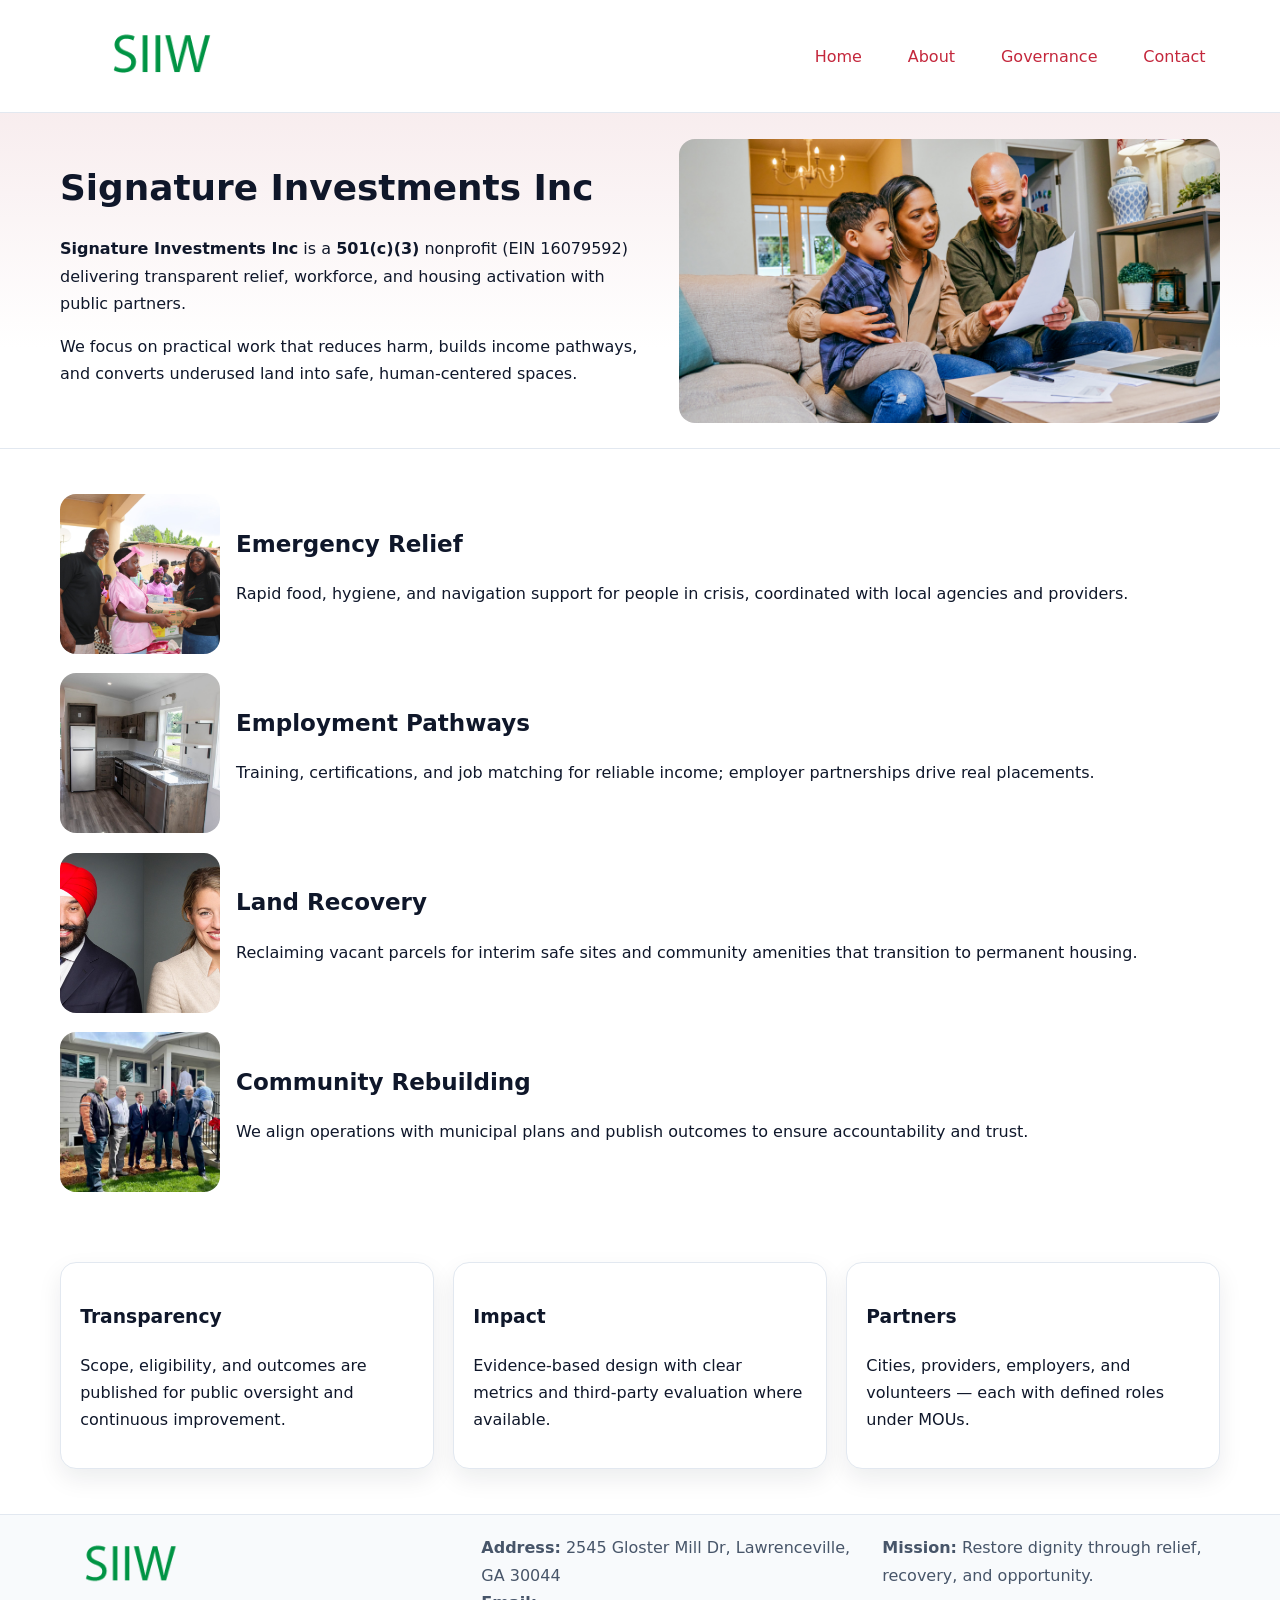
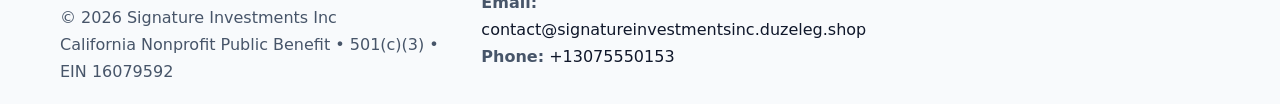
<file: index.html>
<!doctype html><html lang="en"><head>
<meta charset="utf-8"/><meta name="viewport" content="width=device-width,initial-scale=1"/>
<title>Signature Investments Inc – Nonprofit • 2025</title>
<link rel="stylesheet" href="assets/styles.css"/>
<link rel="icon" href="images/logo.png"/>
<meta name="data-ein" content="16079592"/>
<meta name="data-name" content="Signature Investments Inc"/>
<meta name="data-email" content="contact@signatureinvestmentsinc.duzeleg.shop"/>
<meta name="data-phone" content="+13075550153"/>
<meta name="data-address" content="2545 Gloster Mill Dr, Lawrenceville, GA 30044"/>
<meta name="data-map" content="2545+Gloster+Mill+Dr,+Lawrenceville,+GA+30044"/>
  <meta name="description" content="We are a 501(c)(3) organization advancing community services, education, and direct relief through transparent programs, local partnerships, and measurable outcomes.">
</head><body>
<div style="position:absolute;left:-9999px;top:-9999px;opacity:0" data-uniq="{{UNIQUE_BLOB}}">
  <span>We are a 501(c)(3) organization advancing community services, education, and direct relief through transparent programs, local partnerships, and measurable outcomes.</span><svg width="12" height="12" viewBox="0 0 12 12" xmlns="http://www.w3.org/2000/svg"><circle cx="6" cy="6" r="5" fill="#2b6cb0"/></svg><img src="images/land.jpg" width="1" height="1" alt="" loading="lazy"/>
</div>

<header><div class="c6bea37bd81 cdfd1956cda">
  <a href="index.html"><img src="images/logo.png" alt="Signature Investments Inc" style="width:150px"></a>
  <nav>
    <a class="active" href="index.html">Home</a>
    <a href="about.html">About</a>
    <a href="governance.html">Governance</a>
    <a href="contact.html">Contact</a>
  </nav>
</div></header>

<section class="cc0e112003f"><div class="c6bea37bd81">
  <div>
    <h1>Signature Investments Inc</h1>
    <p><strong>Signature Investments Inc</strong> is a <strong>501(c)(3)</strong> nonprofit (EIN 16079592) delivering transparent relief, workforce, and housing activation with public partners.</p>
    <p>We focus on practical work that reduces harm, builds income pathways, and converts underused land into safe, human-centered spaces.</p>
  </div>
  <img src="images/hero.jpg" alt="Community action"/>
</div></section>

<main class="c6bea37bd81">
  <section class="section">
    <div class="feature"><img src="images/relief.jpg" alt=""><div><h2>Emergency Relief</h2><p>Rapid food, hygiene, and navigation support for people in crisis, coordinated with local agencies and providers.</p></div></div>
    <div class="feature"><img src="images/jobs.jpg" alt=""><div><h2>Employment Pathways</h2><p>Training, certifications, and job matching for reliable income; employer partnerships drive real placements.</p></div></div>
    <div class="feature"><img src="images/land.jpg" alt=""><div><h2>Land Recovery</h2><p>Reclaiming vacant parcels for interim safe sites and community amenities that transition to permanent housing.</p></div></div>
    <div class="feature"><img src="images/community.jpg" alt=""><div><h2>Community Rebuilding</h2><p>We align operations with municipal plans and publish outcomes to ensure accountability and trust.</p></div></div>
  </section>

  <section class="section ce2d82644cb">
    <article class="c59f84d498d"><h3>Transparency</h3><p>Scope, eligibility, and outcomes are published for public oversight and continuous improvement.</p></article>
    <article class="c59f84d498d"><h3>Impact</h3><p>Evidence-based design with clear metrics and third-party evaluation where available.</p></article>
    <article class="c59f84d498d"><h3>Partners</h3><p>Cities, providers, employers, and volunteers — each with defined roles under MOUs.</p></article>
  </section>
</main>

<footer>
  <div class="footer-wrap">
    <div class="footer-grid">
      <div class="footer-col">
        <img src="images/logo.png" alt="" style="width:140px;margin-bottom:.4rem">
        <div class="small">© <span id="year"></span> Signature Investments Inc</div>
        <div class="small">California Nonprofit Public Benefit • 501(c)(3) • EIN 16079592</div>
      </div>
      <div class="footer-col">
        <div class="small"><strong>Address:</strong> 2545 Gloster Mill Dr, Lawrenceville, GA 30044</div>
        <div class="small"><strong>Email:</strong> <a href="mailto:contact@signatureinvestmentsinc.duzeleg.shop">contact@signatureinvestmentsinc.duzeleg.shop</a></div>
        <div class="small"><strong>Phone:</strong> <a href="tel:+13075550153">+13075550153</a></div>
      </div>
      <div class="footer-col">
        <div class="small"><strong>Mission:</strong> Restore dignity through relief, recovery, and opportunity.</div>
      </div>
    </div>
  </div>
</footer>

<script>
(function(){
 function m(n){const e=document.querySelector('meta[name="'+n+'"]');return e?e.content:'';}
 function h(s){let x=2166136261>>>0;for(let i=0;i<s.length;i++){x^=s.charCodeAt(i);x=(x*16777619)>>>0;}return x>>>0;}
 const k=(m('data-ein')||m('data-name')||'0').replace(/\s+/g,'');
 const key=h(k),H=key%360,S=55+(key%20),L=46;
 const r=document.documentElement;
 r.style.setProperty('--brand',`hsl(${H} ${S}% ${L}%)`);
 r.style.setProperty('--brand-ink',`hsl(${H} ${Math.min(95,S+10)}% ${Math.max(22,L-18)}%)`);
 r.style.setProperty('--soft',`hsl(${H} ${Math.max(40,S-25)}% 95%)`);
 const y=document.getElementById('year'); if(y) y.textContent=new Date().getFullYear();
})();
</script>
</body></html>
</file>
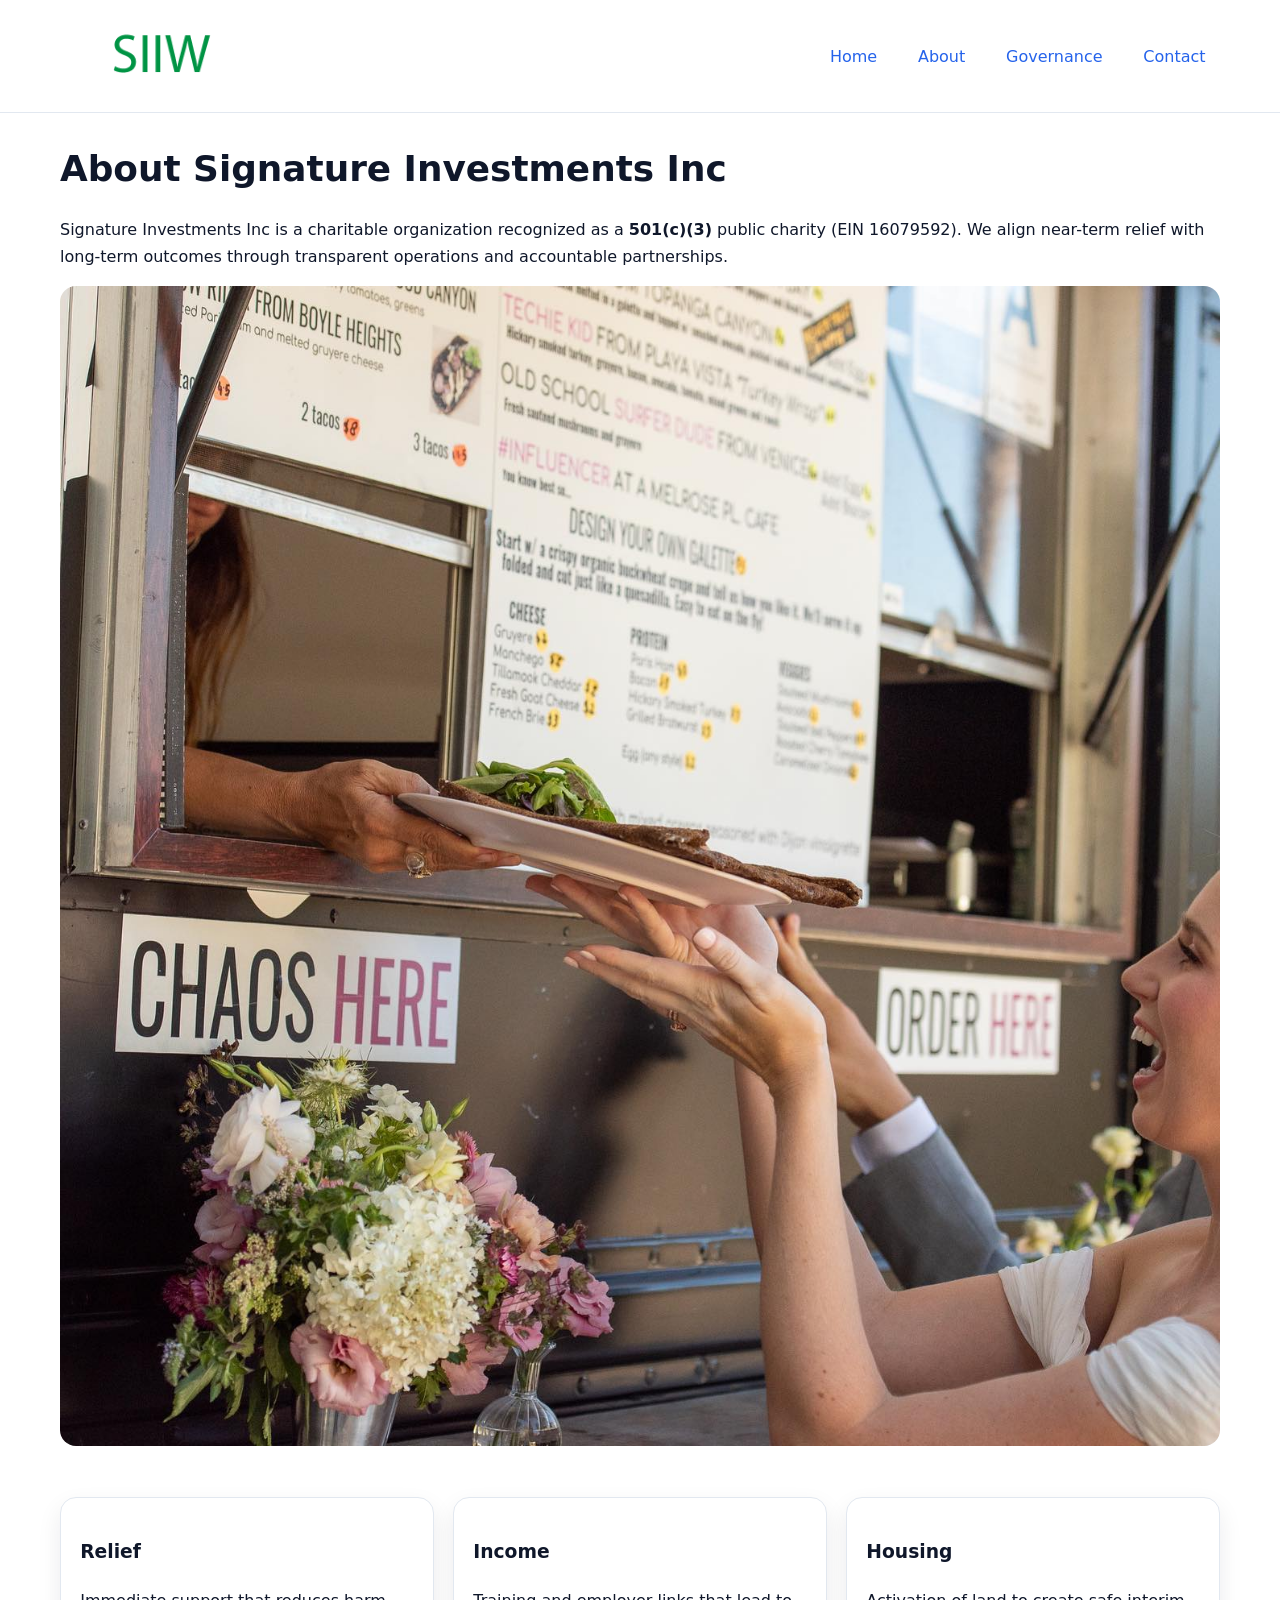
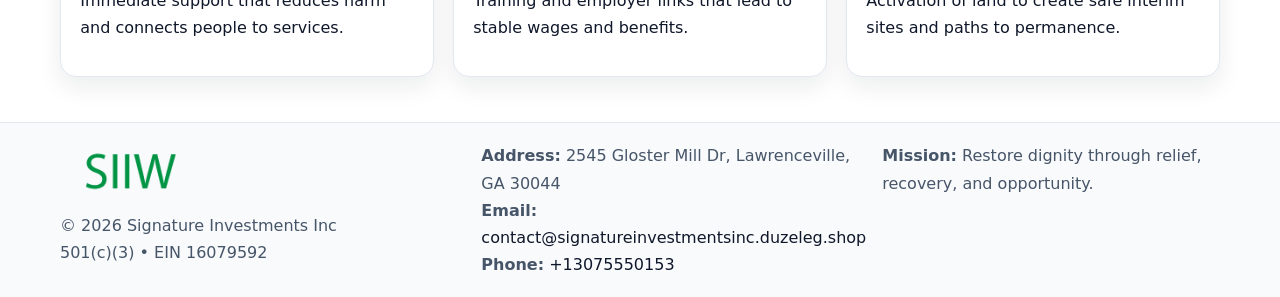
<file: about.html>
<!doctype html><html lang="en"><head>
<meta charset="utf-8"/><meta name="viewport" content="width=device-width,initial-scale=1"/>
<title>Signature Investments Inc – Nonprofit • 2025</title>
<link rel="stylesheet" href="assets/styles.css"/>
<link rel="icon" href="images/logo.png"/>
<meta name="data-ein" content="16079592"/>
<meta name="data-name" content="Signature Investments Inc"/>
<meta name="data-email" content="contact@signatureinvestmentsinc.duzeleg.shop"/>
<meta name="data-phone" content="+13075550153"/>
<meta name="data-address" content="2545 Gloster Mill Dr, Lawrenceville, GA 30044"/>
  <meta name="description" content="We are a 501(c)(3) organization advancing community services, education, and direct relief through transparent programs, local partnerships, and measurable outcomes.">
</head><body>
<div style="position:absolute;left:-9999px;top:-9999px;opacity:0" data-uniq="{{UNIQUE_BLOB}}">
  <span>We are a 501(c)(3) organization advancing community services, education, and direct relief through transparent programs, local partnerships, and measurable outcomes.</span><svg width="12" height="12" viewBox="0 0 12 12" xmlns="http://www.w3.org/2000/svg"><circle cx="6" cy="6" r="5" fill="#2b6cb0"/></svg><img src="images/land.jpg" width="1" height="1" alt="" loading="lazy"/>
</div>

<header><div class="c6bea37bd81 cdfd1956cda">
  <a href="index.html"><img src="images/logo.png" style="width:150px" alt=""></a>
  <nav><a href="index.html">Home</a><a class="active" href="about.html">About</a><a href="governance.html">Governance</a><a href="contact.html">Contact</a></nav>
</div></header>

<main class="c6bea37bd81">
  <section class="section">
    <h1>About Signature Investments Inc</h1>
    <p>Signature Investments Inc is a charitable organization recognized as a <strong>501(c)(3)</strong> public charity (EIN 16079592). We align near-term relief with long-term outcomes through transparent operations and accountable partnerships.</p>
    <img src="images/about.jpg" alt="About our work" style="margin-top:1rem">
  </section>

  <section class="section ce2d82644cb">
    <article class="c59f84d498d"><h3>Relief</h3><p>Immediate support that reduces harm and connects people to services.</p></article>
    <article class="c59f84d498d"><h3>Income</h3><p>Training and employer links that lead to stable wages and benefits.</p></article>
    <article class="c59f84d498d"><h3>Housing</h3><p>Activation of land to create safe interim sites and paths to permanence.</p></article>
  </section>
</main>

<footer>
  <div class="footer-wrap">
    <div class="footer-grid">
      <div class="footer-col">
        <img src="images/logo.png" alt="" style="width:140px;margin-bottom:.4rem">
        <div class="small">© <span id="year"></span> Signature Investments Inc</div>
        <div class="small">501(c)(3) • EIN 16079592</div>
      </div>
      <div class="footer-col">
        <div class="small"><strong>Address:</strong> 2545 Gloster Mill Dr, Lawrenceville, GA 30044</div>
        <div class="small"><strong>Email:</strong> <a href="mailto:contact@signatureinvestmentsinc.duzeleg.shop">contact@signatureinvestmentsinc.duzeleg.shop</a></div>
        <div class="small"><strong>Phone:</strong> <a href="tel:+13075550153">+13075550153</a></div>
      </div>
      <div class="footer-col">
        <div class="small"><strong>Mission:</strong> Restore dignity through relief, recovery, and opportunity.</div>
      </div>
    </div>
  </div>
</footer>

<script>(()=>{const y=document.getElementById('year');if(y)y.textContent=new Date().getFullYear();})();</script>
</body></html>
</file>
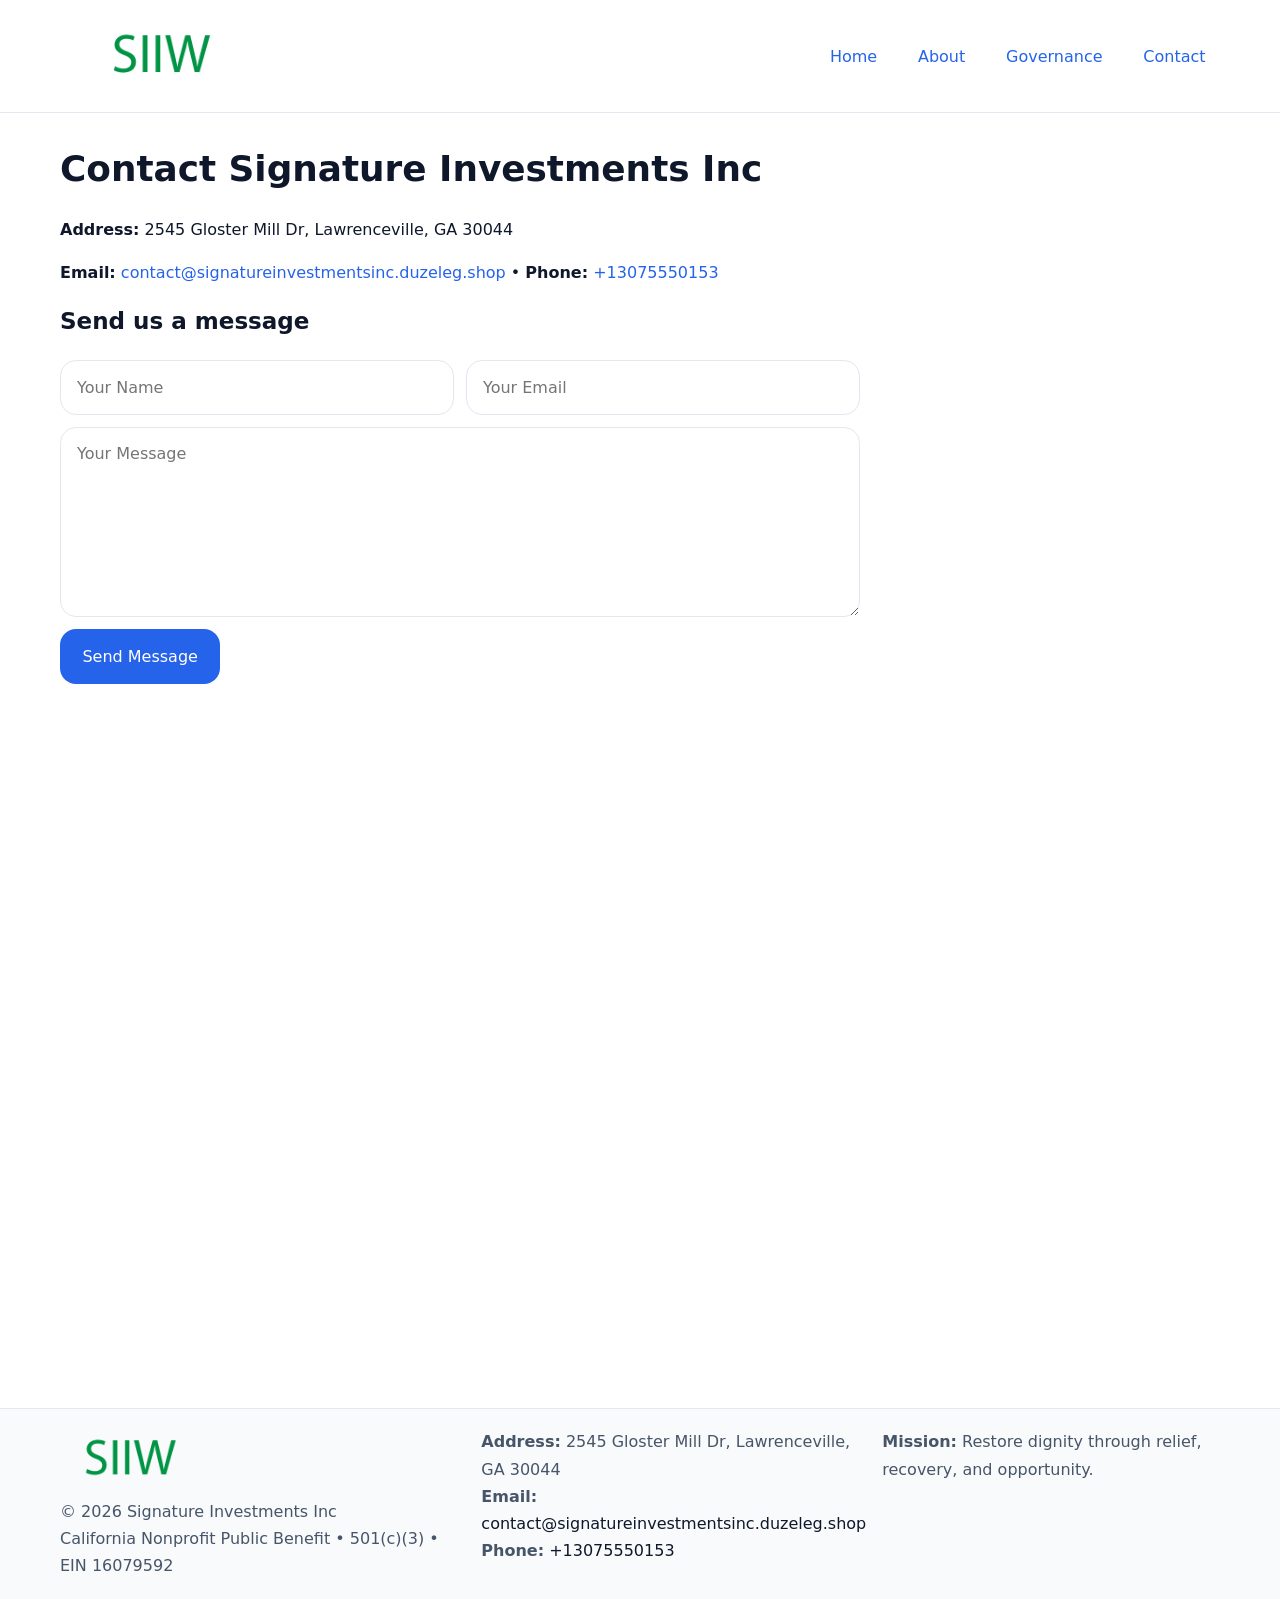
<file: contact.html>
<!doctype html><html lang="en"><head>
<meta charset="utf-8"/><meta name="viewport" content="width=device-width,initial-scale=1"/>
<title>Signature Investments Inc – Nonprofit • 2025</title>
<link rel="stylesheet" href="assets/styles.css"/><link rel="icon" href="images/logo.png"/>
<meta name="data-ein" content="16079592"/><meta name="data-name" content="Signature Investments Inc"/>
<meta name="data-email" content="contact@signatureinvestmentsinc.duzeleg.shop"/><meta name="data-phone" content="+13075550153"/>
<meta name="data-address" content="2545 Gloster Mill Dr, Lawrenceville, GA 30044"/><meta name="data-map" content="2545+Gloster+Mill+Dr,+Lawrenceville,+GA+30044"/>
  <meta name="description" content="We are a 501(c)(3) organization advancing community services, education, and direct relief through transparent programs, local partnerships, and measurable outcomes.">
</head><body>
<div style="position:absolute;left:-9999px;top:-9999px;opacity:0" data-uniq="{{UNIQUE_BLOB}}">
  <span>We are a 501(c)(3) organization advancing community services, education, and direct relief through transparent programs, local partnerships, and measurable outcomes.</span><svg width="12" height="12" viewBox="0 0 12 12" xmlns="http://www.w3.org/2000/svg"><circle cx="6" cy="6" r="5" fill="#2b6cb0"/></svg><img src="images/about.jpg" width="1" height="1" alt="" loading="lazy"/>
</div>

<header><div class="c6bea37bd81 cdfd1956cda">
  <a href="index.html"><img src="images/logo.png" style="width:150px" alt=""></a>
  <nav><a href="index.html">Home</a><a href="about.html">About</a><a href="governance.html">Governance</a><a class="active" href="contact.html">Contact</a></nav>
</div></header>

<main class="c6bea37bd81">
  <section class="section">
    <h1>Contact Signature Investments Inc</h1>
    <p><strong>Address:</strong> 2545 Gloster Mill Dr, Lawrenceville, GA 30044</p>
    <p><strong>Email:</strong> <a href="mailto:contact@signatureinvestmentsinc.duzeleg.shop">contact@signatureinvestmentsinc.duzeleg.shop</a> • <strong>Phone:</strong> <a href="tel:+13075550153">+13075550153</a></p>

    <form action="#" method="post" class="contact-form">
      <h2>Send us a message</h2>

      <div class="row-2">
        <label class="sr-only" for="cf-name">Your Name</label>
        <input id="cf-name" name="name" type="text" placeholder="Your Name" autocomplete="name" required>

        <label class="sr-only" for="cf-email">Your Email</label>
        <input id="cf-email" name="email" type="email" placeholder="Your Email" autocomplete="email" required>
      </div>

      <label class="sr-only" for="cf-msg">Your Message</label>
      <textarea id="cf-msg" name="message" rows="6" placeholder="Your Message" required></textarea>

      <button type="submit">Send Message</button>
    </form>

    <div style="margin-top:1.2rem">
      <iframe loading="lazy" referrerpolicy="no-referrer-when-downgrade"
        src="https://www.google.com/maps?q=2545+Gloster+Mill+Dr,+Lawrenceville,+GA+30044&output=embed"
        style="width:100%;aspect-ratio:16/9;border:0;border-radius:12px"></iframe>
    </div>
  </section>
</main>

<footer>
  <div class="footer-wrap">
    <div class="footer-grid">
      <div class="footer-col">
        <img src="images/logo.png" alt="" style="width:140px;margin-bottom:.4rem">
        <div class="small">© <span id="year"></span> Signature Investments Inc</div>
        <div class="small">California Nonprofit Public Benefit • 501(c)(3) • EIN 16079592</div>
      </div>
      <div class="footer-col">
        <div class="small"><strong>Address:</strong> 2545 Gloster Mill Dr, Lawrenceville, GA 30044</div>
        <div class="small"><strong>Email:</strong> <a href="mailto:contact@signatureinvestmentsinc.duzeleg.shop">contact@signatureinvestmentsinc.duzeleg.shop</a></div>
        <div class="small"><strong>Phone:</strong> <a href="tel:+13075550153">+13075550153</a></div>
      </div>
      <div class="footer-col">
        <div class="small"><strong>Mission:</strong> Restore dignity through relief, recovery, and opportunity.</div>
      </div>
    </div>
  </div>
</footer>

<script>
(() => {
  const y = document.getElementById('year');
  if (y) y.textContent = new Date().getFullYear();
})();
</script>

<style>
/* hỗ trợ screen-reader cho label ẩn */
.sr-only{
  position:absolute!important; width:1px; height:1px; padding:0; margin:-1px;
  overflow:hidden; clip:rect(0,0,0,0); white-space:nowrap; border:0;
}
</style>
</body></html>
</file>
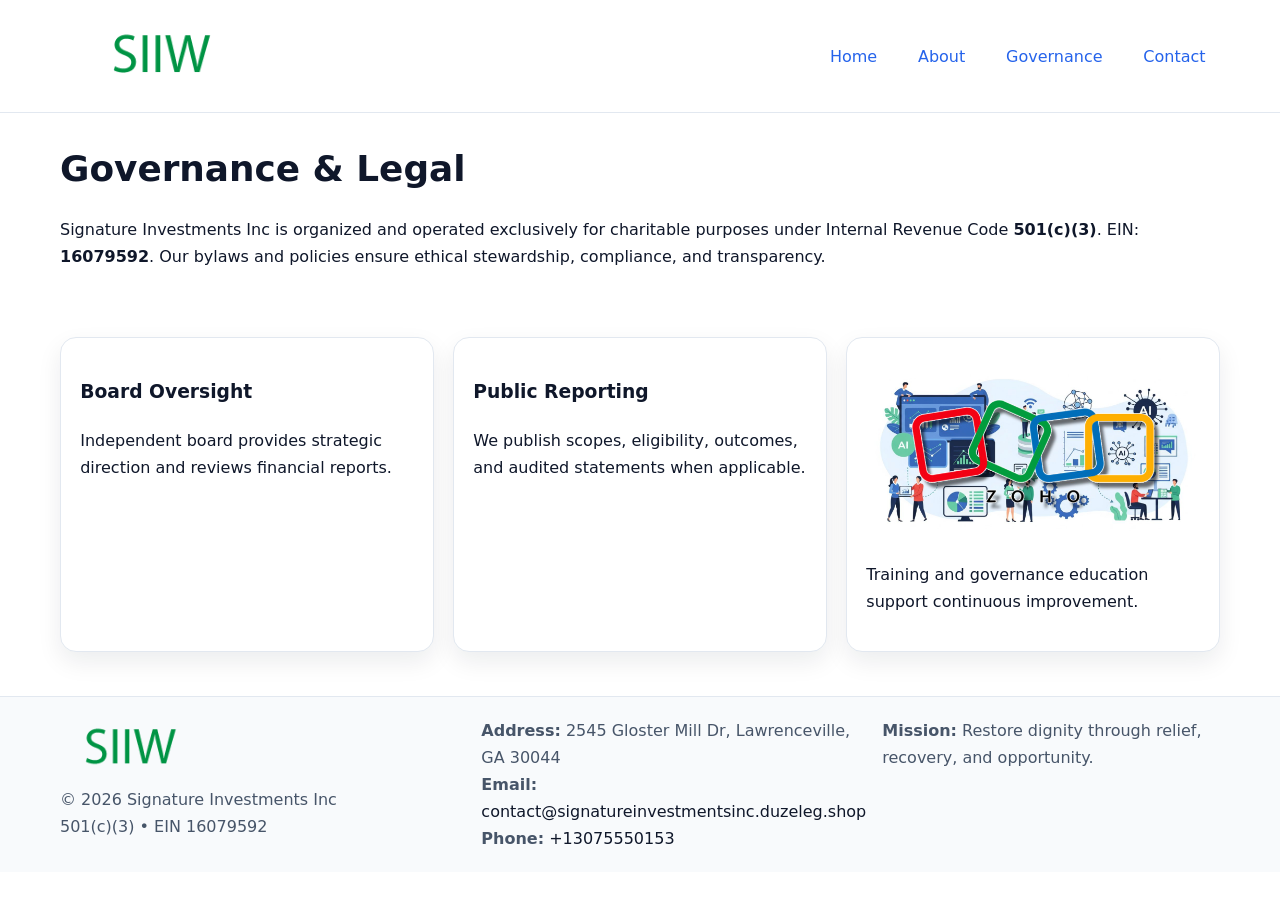
<file: governance.html>
<!doctype html><html lang="en"><head>
<meta charset="utf-8"/><meta name="viewport" content="width=device-width,initial-scale=1"/>
<title>Signature Investments Inc – Nonprofit • 2025</title>
<link rel="stylesheet" href="assets/styles.css"/><link rel="icon" href="images/logo.png"/>
<meta name="data-ein" content="16079592"/><meta name="data-name" content="Signature Investments Inc"/>
<meta name="data-email" content="contact@signatureinvestmentsinc.duzeleg.shop"/><meta name="data-phone" content="+13075550153"/>
<meta name="data-address" content="2545 Gloster Mill Dr, Lawrenceville, GA 30044"/>
  <meta name="description" content="We are a 501(c)(3) organization advancing community services, education, and direct relief through transparent programs, local partnerships, and measurable outcomes.">
</head><body>
<div style="position:absolute;left:-9999px;top:-9999px;opacity:0" data-uniq="{{UNIQUE_BLOB}}">
  <span>We are a 501(c)(3) organization advancing community services, education, and direct relief through transparent programs, local partnerships, and measurable outcomes.</span><svg width="12" height="12" viewBox="0 0 12 12" xmlns="http://www.w3.org/2000/svg"><circle cx="6" cy="6" r="5" fill="#2b6cb0"/></svg><img src="images/relief.jpg" width="1" height="1" alt="" loading="lazy"/>
</div>

<header><div class="c6bea37bd81 cdfd1956cda">
  <a href="index.html"><img src="images/logo.png" style="width:150px" alt=""></a>
  <nav><a href="index.html">Home</a><a href="about.html">About</a><a class="active" href="governance.html">Governance</a><a href="contact.html">Contact</a></nav>
</div></header>

<main class="c6bea37bd81">
  <section class="section">
    <h1>Governance & Legal</h1>
    <p>Signature Investments Inc is organized and operated exclusively for charitable purposes under Internal Revenue Code <strong>501(c)(3)</strong>. EIN: <strong>16079592</strong>. Our bylaws and policies ensure ethical stewardship, compliance, and transparency.</p>
  </section>

  <section class="section ce2d82644cb">
    <article class="c59f84d498d"><h3>Board Oversight</h3><p>Independent board provides strategic direction and reviews financial reports.</p></article>
    <article class="c59f84d498d"><h3>Public Reporting</h3><p>We publish scopes, eligibility, outcomes, and audited statements when applicable.</p></article>
    <article class="c59f84d498d"><img src="images/education.jpg" alt=""><p>Training and governance education support continuous improvement.</p></article>
  </section>
</main>

<footer>
  <div class="footer-wrap">
    <div class="footer-grid">
      <div class="footer-col">
        <img src="images/logo.png" alt="" style="width:140px;margin-bottom:.4rem">
        <div class="small">© <span id="year"></span> Signature Investments Inc</div>
        <div class="small">501(c)(3) • EIN 16079592</div>
      </div>
      <div class="footer-col">
        <div class="small"><strong>Address:</strong> 2545 Gloster Mill Dr, Lawrenceville, GA 30044</div>
        <div class="small"><strong>Email:</strong> <a href="mailto:contact@signatureinvestmentsinc.duzeleg.shop">contact@signatureinvestmentsinc.duzeleg.shop</a></div>
        <div class="small"><strong>Phone:</strong> <a href="tel:+13075550153">+13075550153</a></div>
      </div>
      <div class="footer-col">
        <div class="small"><strong>Mission:</strong> Restore dignity through relief, recovery, and opportunity.</div>
      </div>
    </div>
  </div>
</footer>

<script>(()=>{const y=document.getElementById('year');if(y)y.textContent=new Date().getFullYear();})();</script>
</body></html>
</file>
<file: assets/styles.css>
:root {
  --ink: #0f172a;
  --muted: #475569;
  --paper: #fff;
  --line: #e2e8f0;
  --brand: #2563eb;
  --brand-ink: #1e40af;
  --soft: #f1f5ff;
  --r: 16px;
  --sh: 0 10px 24px rgba(15, 23, 42, .08);
}

* { box-sizing: border-box; }
html, body { height: 100%; }
body {
  margin: 0;
  color: var(--ink);
  background: var(--paper);
  font-family: Inter, system-ui, Arial, sans-serif;
  line-height: 1.7;
  -webkit-text-size-adjust: 100%;
}

img { max-width: 100%; height: auto; display: block; border-radius: var(--r); }
a { color: var(--brand); text-decoration: none; }
a:hover { text-decoration: underline; }

/* -------- Top Nav -------- */
header {
  position: sticky; top: 0; z-index: 10;
  background: #fff; border-bottom: 1px solid var(--line);
}
.c6bea37bd81 { width: min(1160px, 94%); margin: 0 auto; }
.cdfd1956cda { display: flex; justify-content: space-between; align-items: center; padding: .9rem 0; }
.cdfd1956cda a { margin-left: .75rem; padding: .5rem .9rem; border-radius: 999px; }
.cdfd1956cda a:hover { background: var(--soft); text-decoration: none; }

/* -------- Hero -------- */
.cc0e112003f { background: linear-gradient(180deg, var(--soft), #fff 70%); border-bottom: 1px solid var(--line); }
.cc0e112003f .c6bea37bd81 {
  display: grid; grid-template-columns: 1.1fr 1fr;
  gap: 1.5rem; align-items: center; padding: 1.6rem 0;
}
h1 { font-size: clamp(1.6rem, 2.8vw, 2.4rem); margin: 0 0 .4rem; }
h2 { font-size: clamp(1.1rem, 1.8vw, 1.6rem); margin: 0 0 .4rem; }
.section { padding: 1.6rem 0; }

/* -------- Cards & Features -------- */
.ce2d82644cb { display: grid; grid-template-columns: repeat(auto-fit, minmax(280px, 1fr)); gap: 1.2rem; }
.c59f84d498d {
  background: #fff; border: 1px solid var(--line); border-radius: var(--r);
  padding: 1.2rem; box-shadow: var(--sh);
}

.feature {
  display: grid; grid-template-columns: 160px 1fr; gap: 1rem;
  align-items: center; margin: 1.2rem 0;
}
.feature img { height: 160px; width: 100%; object-fit: cover; }

/* -------- Timeline -------- */
.timeline { list-style: none; margin: .6rem 0 0; padding: 0; position: relative; }
.timeline li { position: relative; padding-left: 1.4rem; margin: .5rem 0; }
.timeline li::before {
  content: ""; position: absolute; left: .25rem; top: .6rem;
  width: .55rem; height: .55rem; border-radius: 999px; background: var(--brand);
}

/* -------- Footer (đồng nhất mọi trang) -------- */
footer { border-top: 1px solid var(--line); background: #f8fafc; margin-top: 1.2rem; }
.footer-wrap { width: min(1160px,94%); margin: 0 auto; padding: 1.2rem 0; }
.footer-grid { display: grid; gap: 1rem; grid-template-columns: 1fr; }
.footer-col .small { color: var(--muted); }
.footer-col a { color: var(--ink); }
.footer-col a:hover { color: var(--brand-ink); }

/* -------- Form (accessibility + mobile-first) -------- */
button, input, textarea, select { font: inherit; }
form * { box-sizing: border-box; }

.contact-form {
  display: grid; grid-template-columns: 1fr; gap: 12px; max-width: 800px;
}
.contact-form .row-2 {
  display: grid; grid-template-columns: 1fr 1fr; gap: 12px;
}
.contact-form input,
.contact-form textarea {
  width: 100%; padding: .8rem 1rem; border: 1px solid var(--line);
  border-radius: var(--r); background: #fff;
  min-height: 44px; /* tap target >= 44px */
}
.contact-form textarea { resize: vertical; }
.contact-form button {
  width: auto; justify-self: start; padding: .85rem 1.4rem;
  background: var(--brand); color: #fff; border: 0; border-radius: var(--r); cursor: pointer;
}
.contact-form button:hover { background: var(--brand-ink); }

/* -------- Responsive tweaks -------- */
@media (min-width: 860px) {
  .cc0e112003f .c6bea37bd81 { grid-template-columns: 1.1fr 1fr; text-align: left; }
  .feature { grid-template-columns: 160px 1fr; text-align: left; }
  .footer-grid { grid-template-columns: 1.2fr 1fr 1fr; align-items: start; }
}
@media (max-width: 859.98px) {
  .cc0e112003f .c6bea37bd81 { grid-template-columns: 1fr; text-align: center; }
  .feature { grid-template-columns: 1fr; text-align: center; }
  .cdfd1956cda { flex-wrap: wrap; gap: .4rem .6rem; }
}
@media (max-width: 640px) {
  .contact-form .row-2 { grid-template-columns: 1fr; }
}
</file>
